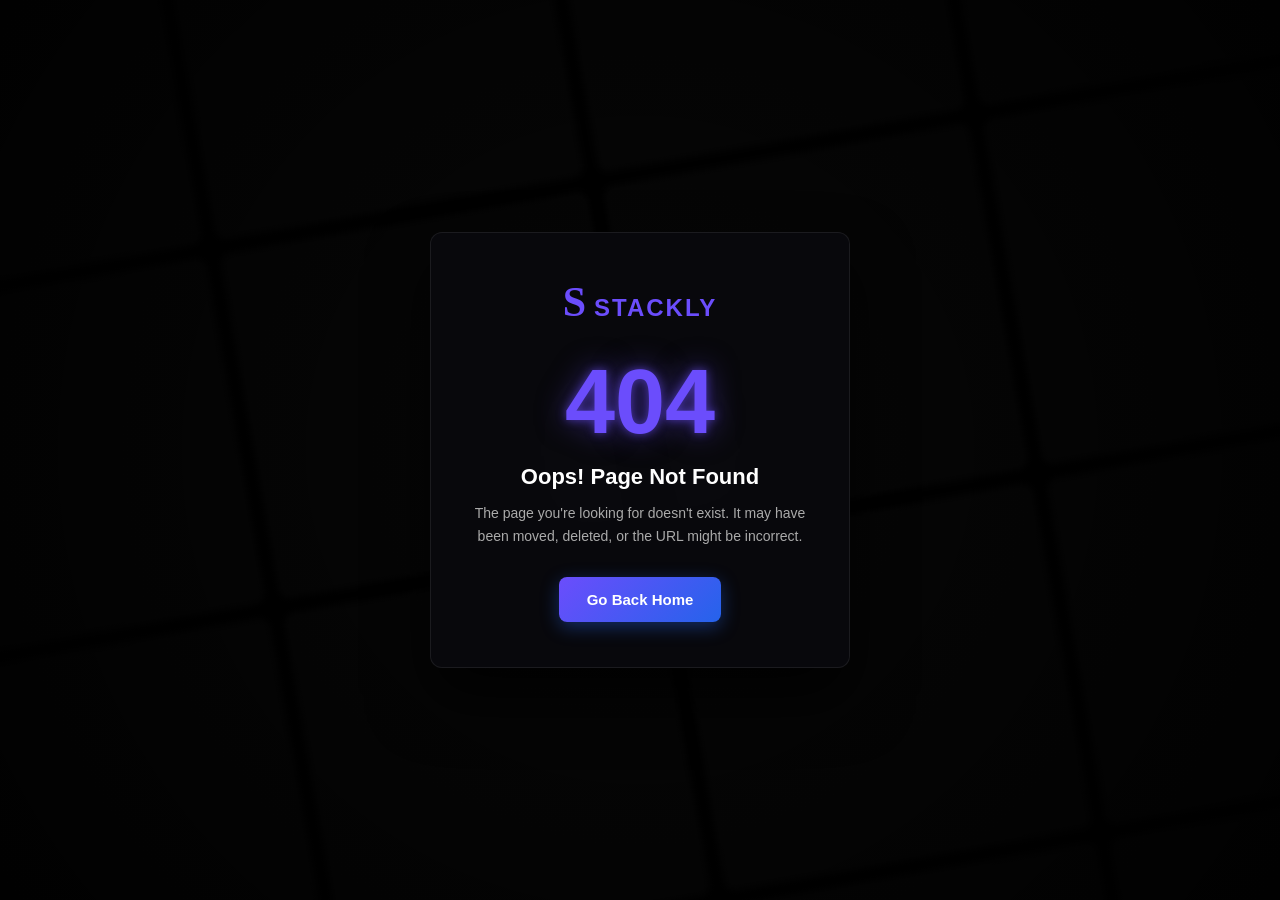
<file: 4042.html>
<!doctype html>
<html lang="en">
  <head>
    <meta charset="UTF-8" />
    <meta name="viewport" content="width=device-width, initial-scale=1.0" />
    <title>Stackly | 404</title>

    <style>
      * {
        margin: 0;
        padding: 0;
        box-sizing: border-box;
        font-family: "Segoe UI", Arial, sans-serif;
      }

      body {
        height: 100vh;
        display: flex;
        align-items: center;
        justify-content: center;
        background: #000;
        overflow: hidden;
      }

      /* Background */
      .bg {
        position: fixed;
        top: -20%;
        left: -10%;
        width: 120%;
        height: 140%;
        display: grid;
        grid-template-columns: repeat(4, 1fr);
        gap: 15px;
        transform: rotate(-10deg);
        filter: brightness(0.35) blur(3px);
        z-index: 1;
      }

      .poster {
        height: 350px;
        border-radius: 10px;
        background-size: cover;
        background-position: center;
        background-color: #1a1a1a;
        box-shadow: 0 4px 15px rgba(0, 0, 0, 0.5);
      }

      /* overlay */
      .overlay {
        position: fixed;
        top: 0;
        left: 0;
        width: 100%;
        height: 100%;
        background: radial-gradient(
          circle,
          rgba(0, 0, 0, 0.2) 0%,
          rgba(0, 0, 0, 0.9) 100%
        );
        z-index: 2;
      }

      /* card */
      .card {
        position: relative;
        z-index: 10;
        background: rgba(10, 10, 15, 0.85);
        backdrop-filter: blur(14px);
        border: 1px solid rgba(255, 255, 255, 0.08);
        width: 420px;
        padding: 45px 40px;
        border-radius: 12px;
        text-align: center;
        box-shadow: 0 30px 60px rgba(0, 0, 0, 0.8);
      }

      /* logo */
      .logo {
        color: #6b4dfc;
        font-weight: 700;
        font-size: 24px;
        letter-spacing: 2px;
        margin-bottom: 25px;
      }

      .logo span {
        font-size: 42px;
        font-family: Georgia, serif;
        margin-right: 6px;
      }

      /* 404 */
      .code {
        font-size: 90px;
        font-weight: 800;
        color: #6b4dfc;
        text-shadow:
          0 0 10px rgba(107, 77, 252, 0.6),
          0 0 30px rgba(107, 77, 252, 0.5);
        margin-bottom: 10px;
      }

      /* text */
      .title {
        color: #fff;
        font-size: 22px;
        font-weight: 600;
        margin-bottom: 12px;
      }

      .desc {
        color: #aaa;
        font-size: 14px;
        line-height: 1.6;
        margin-bottom: 30px;
      }

      /* button */
      .btn {
        display: inline-block;
        padding: 14px 28px;
        border-radius: 8px;
        font-weight: 600;
        font-size: 15px;
        color: white;
        border: none;
        cursor: pointer;

        background: linear-gradient(135deg, #6b4dfc, #2563eb);
        box-shadow: 0 5px 18px rgba(37, 99, 235, 0.4);

        transition: all 0.3s ease;
      }

      .btn:hover {
        transform: translateY(-2px);
        filter: brightness(1.15);
        box-shadow: 0 8px 25px rgba(37, 99, 235, 0.6);
      }
    </style>
  </head>

  <body>
    <div class="bg" id="bg"></div>
    <div class="overlay"></div>

    <div class="card">
      <div class="logo"><span>S</span>STACKLY</div>

      <div class="code">404</div>

      <div class="title">Oops! Page Not Found</div>

      <div class="desc">
        The page you're looking for doesn't exist. It may have been moved,
        deleted, or the URL might be incorrect.
      </div>

      <button class="btn" onclick="window.location.href = './home2.html'">
        Go Back Home
      </button>
    </div>

    <script>
      /* background posters */
      const bg = document.getElementById("bg");

      for (let i = 1; i <= 20; i++) {
        const div = document.createElement("div");
        div.className = "poster";

        div.style.backgroundImage = `url(https://picsum.photos/400/600?random=${i})`;

        bg.appendChild(div);
      }
    </script>
  </body>
</html>
</file>
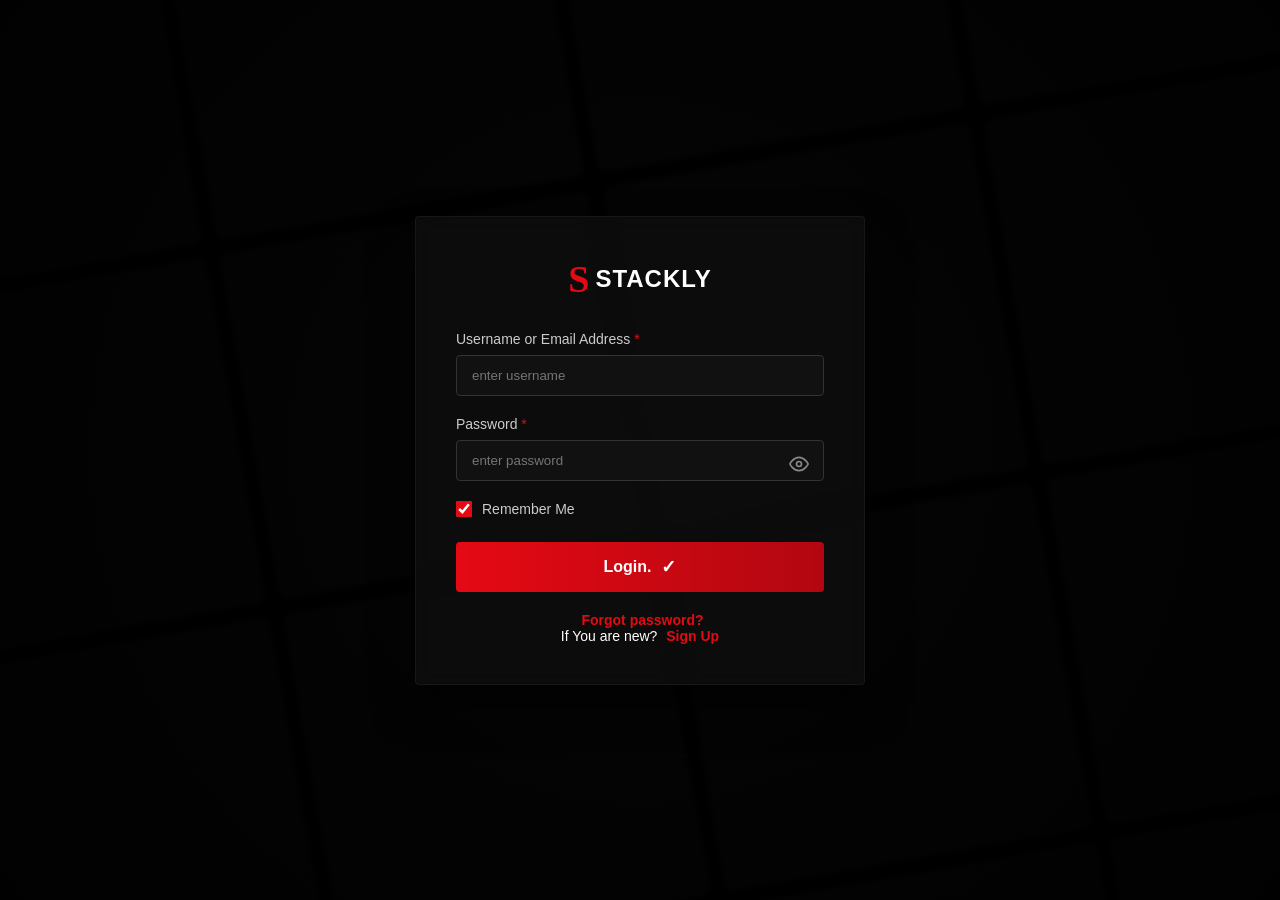
<file: login.html>
<!doctype html>
<html lang="en">
  <head>
    <meta charset="UTF-8" />
    <meta name="viewport" content="width=device-width, initial-scale=1.0" />
    <title>Streamit - Login</title>
    <style>
      /* Base Reset */
      * {
        margin: 0;
        padding: 0;
        box-sizing: border-box;
        font-family: "Segoe UI", Roboto, Helvetica, Arial, sans-serif;
      }

      body,
      html {
        height: 100%;
        overflow: hidden;
        background-color: #000;
      }

      /* Diagonal Background Grid */
      .bg-container {
        position: fixed;
        top: -20%;
        left: -10%;
        width: 120%;
        height: 140%;
        display: grid;
        grid-template-columns: repeat(4, 1fr);
        gap: 15px;
        transform: rotate(-10deg);
        z-index: 1;
        filter: brightness(0.4) blur(2px);
      }

      .poster {
        width: 100%;
        height: 350px;
        background-size: cover;
        background-position: center;
        border-radius: 8px;
        background-color: #1a1a1a;
        box-shadow: 0 4px 15px rgba(0, 0, 0, 0.5);
      }

      /* Overlay to darken and add depth */
      .overlay {
        position: fixed;
        top: 0;
        left: 0;
        width: 100%;
        height: 100%;
        background: radial-gradient(
          circle,
          rgba(0, 0, 0, 0.3) 0%,
          rgba(0, 0, 0, 0.8) 100%
        );
        z-index: 2;
      }

      /* Main Wrapper */
      .main-wrapper {
        position: relative;
        z-index: 10;
        display: flex;
        justify-content: center;
        align-items: center;
        height: 100vh;
        width: 100%;
        padding: 20px;
      }

      /* Glassmorphism Login Card */
      .login-card {
        background: rgba(15, 15, 15, 0.75);
        backdrop-filter: blur(10px);
        -webkit-backdrop-filter: blur(10px);
        width: 100%;
        max-width: 450px;
        padding: 40px;
        border-radius: 4px;
        border: 1px solid rgba(255, 255, 255, 0.05);
        text-align: left;
        box-shadow: 0 20px 40px rgba(0, 0, 0, 0.6);
      }

      /* Logo Styling */
      .logo {
        display: flex;
        align-items: center;
        justify-content: center;
        margin-bottom: 30px;
        color: #fff;
        font-weight: 700;
        font-size: 24px;
        letter-spacing: 1px;
      }

      .logo .s-char {
        color: #e50914;
        font-size: 38px;
        margin-right: 5px;
        font-family: "Georgia", serif; /* Making it more stylized */
      }

      /* Form Elements */
      .form-group {
        margin-bottom: 20px;
        position: relative;
      }

      label {
        display: block;
        color: #ccc;
        font-size: 14px;
        margin-bottom: 8px;
      }

      label span {
        color: #e50914;
      }

      input[type="text"],
      input[type="password"] {
        width: 100%;
        padding: 12px 15px;
        background: #111;
        border: 1px solid #333;
        color: #fff;
        border-radius: 4px;
        outline: none;
        transition:
          border 0.3s,
          box-shadow 0.3s;
      }

      input:focus {
        border-color: #e50914;
        box-shadow: 0 0 8px rgba(229, 9, 20, 0.3);
      }

      /* Password Toggle Icon */
      .toggle-password {
        position: absolute;
        right: 15px;
        top: 38px;
        cursor: pointer;
        color: #888;
        font-size: 14px;
      }

      /* Remember Me Row */
      .options-row {
        display: flex;
        align-items: center;
        margin-bottom: 25px;
      }

      .options-row input[type="checkbox"] {
        accent-color: #e50914;
        margin-right: 10px;
        width: 16px;
        height: 16px;
        cursor: pointer;
      }

      .options-row label {
        margin-bottom: 0;
        cursor: pointer;
      }

      /* Login Button */
      .login-btn {
        width: 100%;
        padding: 14px;
        background: linear-gradient(to right, #e50914, #b20710);
        color: #fff;
        border: none;
        border-radius: 4px;
        font-weight: 600;
        font-size: 16px;
        cursor: pointer;
        display: flex;
        justify-content: center;
        align-items: center;
        gap: 10px;
        transition:
          transform 0.2s,
          filter 0.2s;
        margin-bottom: 20px;
      }

      .login-btn:hover {
        filter: brightness(1.1);
      }

      .login-btn:active {
        transform: scale(0.98);
      }

      .check-icon {
        font-size: 18px;
      }

      /* Footer Links */
      .signup-text {
        text-align: center;
        color: #fff;
        font-size: 14px;
      }

      .signup-text a {
        color: #e50914;
        text-decoration: none;
        font-weight: 600;
        margin-left: 5px;
      }

      .signup-text a:hover {
        text-decoration: underline;
      }

      /* Feedback Floating Button */
      .feedback-btn {
        position: fixed;
        bottom: 20px;
        right: 20px;
        background: #e50914;
        color: white;
        padding: 10px 18px;
        border-radius: 4px;
        font-size: 13px;
        display: flex;
        align-items: center;
        gap: 8px;
        cursor: pointer;
        box-shadow: 0 4px 10px rgba(0, 0, 0, 0.5);
        z-index: 100;
      }

      /* Responsive adjustments */
      @media (max-width: 480px) {
        .login-card {
          padding: 30px 20px;
        }
        .bg-container {
          grid-template-columns: repeat(2, 1fr);
        }
      }
    </style>
  </head>
  <body>
    <!-- Background Grid -->
    <div class="bg-container" id="bgGrid">
      <!-- Posters will be generated by JS -->
    </div>

    <!-- Overlay Layer -->
    <div class="overlay"></div>

    <!-- Main Content -->
    <div class="main-wrapper">
      <div class="login-card">
        <!-- Brand -->
        <div class="logo"><span class="s-char">S</span> STACKLY</div>

        <!-- Form -->
        <form id="loginForm" action="./404.html">
          <div class="form-group">
            <label for="username"
              >Username or Email Address <span>*</span></label
            >
            <input type="text" id="username" placeholder="enter username" />
          </div>

          <div class="form-group">
            <label for="password">Password <span>*</span></label>
            <input
              type="password"
              id="password"
              required
              placeholder="enter password"
            />
            <span class="toggle-password" onclick="togglePassword()">
              <svg
                id="eye-icon"
                width="20"
                height="20"
                viewBox="0 0 24 24"
                fill="none"
                stroke="currentColor"
                stroke-width="2"
                stroke-linecap="round"
                stroke-linejoin="round"
              >
                <path d="M1 12s4-8 11-8 11 8 11 8-4 8-11 8-11-8-11-8z"></path>
                <circle cx="12" cy="12" r="3"></circle>
              </svg>
            </span>
          </div>

          <div class="options-row">
            <input type="checkbox" id="remember" checked />
            <label for="remember">Remember Me</label>
          </div>

          <button type="submit" class="login-btn">
            Login. <span class="check-icon">✓</span>
          </button>
          <div class="signup-text">
            <a href="./404.html">Forgot password?</a>
          </div>
          <div class="signup-text">
            If You are new? <a href="./signup.html">Sign Up</a>
          </div>
        </form>
      </div>
    </div>

    <!-- Floating Feedback -->
    <!-- <div class="feedback-btn">
      <svg
        width="16"
        height="16"
        viewBox="0 0 24 24"
        fill="none"
        stroke="currentColor"
        stroke-width="2"
      >
        <path
          d="M21 15a2 2 0 0 1-2 2H7l-4 4V5a2 2 0 0 1 2-2h14a2 2 0 0 1 2 2z"
        ></path>
      </svg>
      Feedback
    </div> -->

    <script>
      // Generate Dynamic Posters for Background
      const grid = document.getElementById("bgGrid");
      const posterCount = 24;

      // Mock poster colors/gradients since we can't load external images reliably without URLs
      // We use various movie-themed linear gradients to mimic a high-end UI
      const themes = [
        'linear-gradient(rgba(0,0,0,0.3), rgba(0,0,0,0.3)), url("https://images.unsplash.com/photo-1536440136628-849c177e76a1?auto=format&fit=crop&w=400&q=80")',
        'linear-gradient(rgba(0,0,0,0.3), rgba(0,0,0,0.3)), url("https://images.unsplash.com/photo-1626814026160-2237a95fc5a0?auto=format&fit=crop&w=400&q=80")',
        'linear-gradient(rgba(0,0,0,0.3), rgba(0,0,0,0.3)), url("https://images.unsplash.com/photo-1594908900066-3f47337549d8?auto=format&fit=crop&w=400&q=80")',
        'linear-gradient(rgba(0,0,0,0.3), rgba(0,0,0,0.3)), url("https://images.unsplash.com/photo-1485846234645-a62644f84728?auto=format&fit=crop&w=400&q=80")',
        'linear-gradient(rgba(0,0,0,0.3), rgba(0,0,0,0.3)), url("https://images.unsplash.com/photo-1517604931442-7e0c8ed2963c?auto=format&fit=crop&w=400&q=80")',
        'linear-gradient(rgba(0,0,0,0.3), rgba(0,0,0,0.3)), url("https://images.unsplash.com/photo-1440404653325-ab127d49abc1?auto=format&fit=crop&w=400&q=80")',
      ];

      for (let i = 0; i < posterCount; i++) {
        const div = document.createElement("div");
        div.className = "poster";
        div.style.backgroundImage = themes[i % themes.length];
        grid.appendChild(div);
      }

      // Toggle Password Visibility
      function togglePassword() {
        const passwordField = document.getElementById("password");
        const eyeIcon = document.getElementById("eye-icon");

        if (passwordField.type === "password") {
          passwordField.type = "text";
          eyeIcon.style.color = "#e50914";
        } else {
          passwordField.type = "password";
          eyeIcon.style.color = "#888";
        }
      }

      // Handle Form Submit
      //   document.getElementById("loginForm").addEventListener("submit", (e) => {
      //     e.preventDefault();
      //     const btn = document.querySelector(".login-btn");
      //     btn.innerHTML = "Signing in...";
      //     setTimeout(() => {
      //       btn.innerHTML = "Welcome Back! ✓";
      //       btn.style.background = "#28a745";
      //     }, 1000);
      //   });
    </script>
  </body>
</html>
</file>
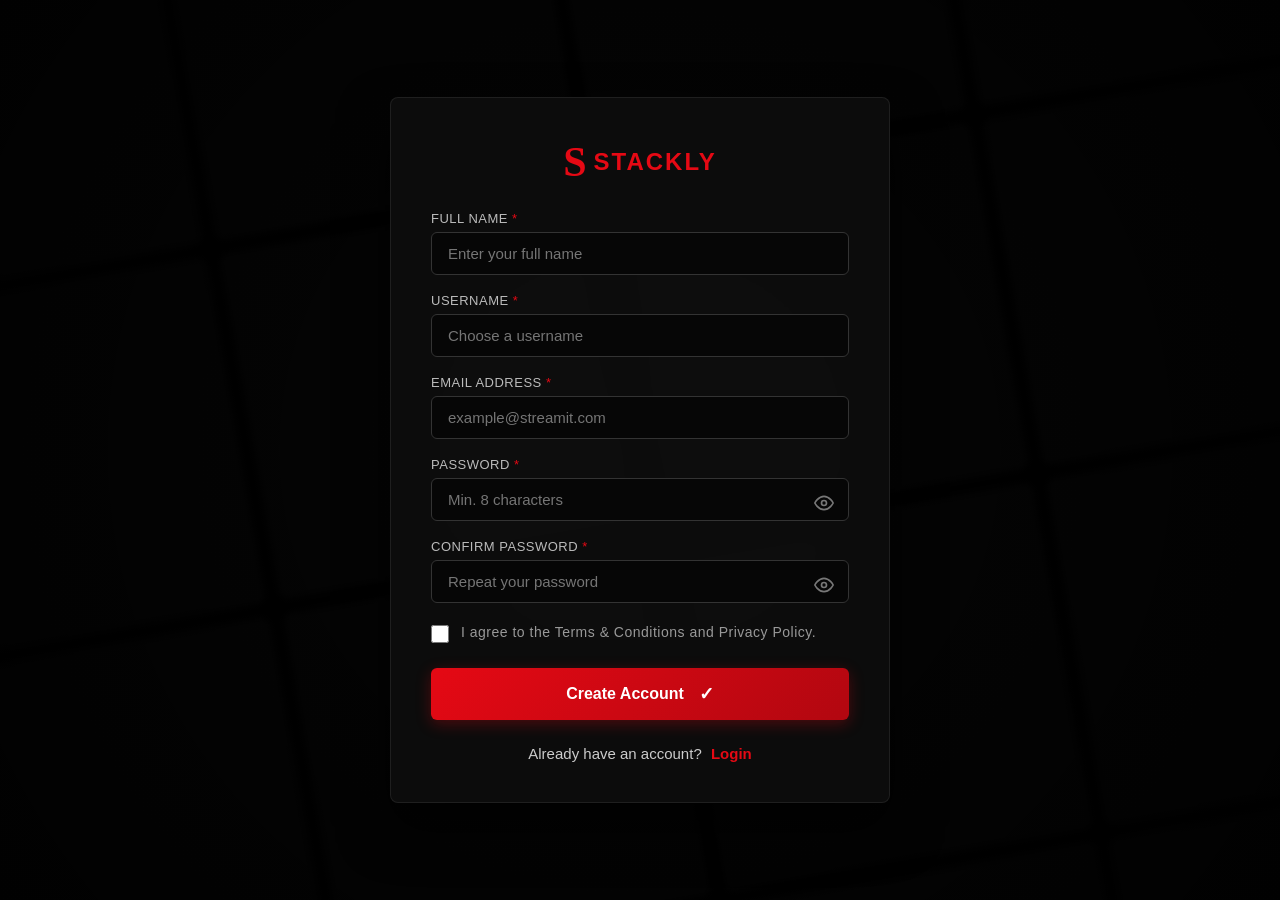
<file: signup.html>
<!doctype html>
<html lang="en">
  <head>
    <meta charset="UTF-8" />
    <meta name="viewport" content="width=device-width, initial-scale=1.0" />
    <title>Streamit - Sign Up</title>
    <style>
      /* Base Reset */
      * {
        margin: 0;
        padding: 0;
        box-sizing: border-box;
        font-family: "Segoe UI", Roboto, Helvetica, Arial, sans-serif;
      }

      body,
      html {
        height: 100%;
        overflow-x: hidden;
        background-color: #000;
      }

      /* Diagonal Background Grid - Matching Login Style */
      .bg-container {
        position: fixed;
        top: -20%;
        left: -10%;
        width: 120%;
        height: 140%;
        display: grid;
        grid-template-columns: repeat(4, 1fr);
        gap: 15px;
        transform: rotate(-10deg);
        z-index: 1;
        filter: brightness(0.35) blur(3px);
      }

      .poster {
        width: 100%;
        height: 350px;
        background-size: cover;
        background-position: center;
        border-radius: 8px;
        background-color: #1a1a1a;
        box-shadow: 0 4px 15px rgba(0, 0, 0, 0.5);
      }

      /* Overlay to darken and add depth */
      .overlay {
        position: fixed;
        top: 0;
        left: 0;
        width: 100%;
        height: 100%;
        background: radial-gradient(
          circle,
          rgba(0, 0, 0, 0.2) 0%,
          rgba(0, 0, 0, 0.85) 100%
        );
        z-index: 2;
      }

      /* Main Wrapper */
      .main-wrapper {
        position: relative;
        z-index: 10;
        display: flex;
        justify-content: center;
        align-items: center;
        min-height: 100vh;
        width: 100%;
        padding: 40px 20px;
      }

      /* Glassmorphism Signup Card */
      .signup-card {
        background: rgba(15, 15, 15, 0.8);
        backdrop-filter: blur(15px);
        -webkit-backdrop-filter: blur(15px);
        width: 100%;
        max-width: 500px;
        padding: 40px;
        border-radius: 8px;
        border: 1px solid rgba(255, 255, 255, 0.08);
        text-align: left;
        box-shadow: 0 25px 50px rgba(0, 0, 0, 0.8);
      }

      /* Logo Styling */
      .logo {
        display: flex;
        align-items: center;
        justify-content: center;
        margin-bottom: 25px;
        color: #e50914; /* STREAMIT text is also red now per request */
        font-weight: 700;
        font-size: 24px;
        letter-spacing: 2px;
      }

      .logo .s-char {
        font-size: 42px;
        margin-right: 5px;
        font-family: "Georgia", serif;
      }

      /* Form Grid for two-column on desktop if needed, but keeping single column for OTT mobile-first feel */
      .form-group {
        margin-bottom: 18px;
        position: relative;
      }

      label {
        display: block;
        color: #bbb;
        font-size: 13px;
        margin-bottom: 6px;
        text-transform: uppercase;
        letter-spacing: 0.5px;
      }

      label span {
        color: #e50914;
      }

      input[type="text"],
      input[type="email"],
      input[type="password"] {
        width: 100%;
        padding: 12px 16px;
        background: rgba(0, 0, 0, 0.5);
        border: 1px solid #333;
        color: #fff;
        border-radius: 6px;
        outline: none;
        transition: all 0.3s ease;
        font-size: 15px;
      }

      input:focus {
        border-color: #e50914;
        background: rgba(0, 0, 0, 0.7);
        box-shadow: 0 0 10px rgba(229, 9, 20, 0.2);
      }

      /* Password Toggle Icon */
      .toggle-password {
        position: absolute;
        right: 15px;
        top: 36px;
        cursor: pointer;
        color: #777;
        display: flex;
        align-items: center;
        transition: color 0.3s;
      }

      .toggle-password:hover {
        color: #e50914;
      }

      /* Terms Row */
      .terms-row {
        display: flex;
        align-items: flex-start;
        margin: 20px 0;
      }

      .terms-row input[type="checkbox"] {
        accent-color: #e50914;
        margin-right: 12px;
        margin-top: 2px;
        width: 18px;
        height: 18px;
        cursor: pointer;
      }

      .terms-row label {
        text-transform: none;
        color: #999;
        font-size: 14px;
        cursor: pointer;
        line-height: 1.4;
      }

      /* Signup Button */
      .signup-btn {
        width: 100%;
        padding: 15px;
        background: linear-gradient(135deg, #e50914 0%, #b20710 100%);
        color: #fff;
        border: none;
        border-radius: 6px;
        font-weight: 700;
        font-size: 16px;
        cursor: pointer;
        display: flex;
        justify-content: center;
        align-items: center;
        gap: 10px;
        transition: all 0.3s ease;
        margin-bottom: 25px;
        box-shadow: 0 4px 15px rgba(229, 9, 20, 0.3);
      }

      .signup-btn:hover {
        transform: translateY(-2px);
        filter: brightness(1.1);
        box-shadow: 0 6px 20px rgba(229, 9, 20, 0.4);
      }

      .signup-btn:disabled {
        background: #444;
        cursor: not-allowed;
        transform: none;
        box-shadow: none;
      }

      /* Footer Link */
      .login-link {
        text-align: center;
        color: #ccc;
        font-size: 15px;
      }

      .login-link a {
        color: #e50914;
        text-decoration: none;
        font-weight: 700;
        margin-left: 5px;
        transition: color 0.3s;
      }

      .login-link a:hover {
        color: #ff1f2d;
        text-decoration: underline;
      }

      /* Error Message Style */
      .error-msg {
        color: #ff4d4d;
        font-size: 12px;
        margin-top: 5px;
        display: none;
      }

      /* Responsive adjustments */
      @media (max-width: 600px) {
        .signup-card {
          padding: 30px 20px;
        }
        .bg-container {
          grid-template-columns: repeat(2, 1fr);
        }
        .logo .s-char {
          font-size: 32px;
        }
        .logo {
          font-size: 20px;
        }
      }
    </style>
  </head>
  <body>
    <!-- Background Grid -->
    <div class="bg-container" id="bgGrid"></div>

    <!-- Overlay Layer -->
    <div class="overlay"></div>

    <!-- Main Content -->
    <div class="main-wrapper">
      <div class="signup-card">
        <!-- Brand -->
        <div class="logo"><span class="s-char">S</span> STACKLY</div>

        <!-- Form -->
        <form id="signupForm" action="./404.html">
          <div class="form-group">
            <label for="fullname">Full Name <span>*</span></label>
            <input
              type="text"
              id="fullname"
              placeholder="Enter your full name"
              required
            />
          </div>

          <div class="form-group">
            <label for="username">Username <span>*</span></label>
            <input
              type="text"
              id="username"
              placeholder="Choose a username"
              required
            />
          </div>

          <div class="form-group">
            <label for="email">Email Address <span>*</span></label>
            <input
              type="email"
              id="email"
              placeholder="example@streamit.com"
              required
            />
          </div>

          <div class="form-group">
            <label for="password">Password <span>*</span></label>
            <input
              type="password"
              id="password"
              placeholder="Min. 8 characters"
              required
            />
            <span
              class="toggle-password"
              onclick="togglePassword('password', 'eye-1')"
            >
              <svg
                id="eye-1"
                width="20"
                height="20"
                viewBox="0 0 24 24"
                fill="none"
                stroke="currentColor"
                stroke-width="2"
                stroke-linecap="round"
                stroke-linejoin="round"
              >
                <path d="M1 12s4-8 11-8 11 8 11 8-4 8-11 8-11-8-11-8z"></path>
                <circle cx="12" cy="12" r="3"></circle>
              </svg>
            </span>
          </div>

          <div class="form-group">
            <label for="confirmPassword">Confirm Password <span>*</span></label>
            <input
              type="password"
              id="confirmPassword"
              placeholder="Repeat your password"
              required
            />
            <span
              class="toggle-password"
              onclick="togglePassword('confirmPassword', 'eye-2')"
            >
              <svg
                id="eye-2"
                width="20"
                height="20"
                viewBox="0 0 24 24"
                fill="none"
                stroke="currentColor"
                stroke-width="2"
                stroke-linecap="round"
                stroke-linejoin="round"
              >
                <path d="M1 12s4-8 11-8 11 8 11 8-4 8-11 8-11-8-11-8z"></path>
                <circle cx="12" cy="12" r="3"></circle>
              </svg>
            </span>
            <p id="matchError" class="error-msg">Passwords do not match!</p>
          </div>

          <div class="terms-row">
            <input type="checkbox" id="terms" required />
            <label for="terms"
              >I agree to the Terms & Conditions and Privacy Policy.</label
            >
          </div>

          <button type="submit" class="signup-btn" id="submitBtn">
            Create Account
            <span style="font-size: 18px; margin-left: 5px">✓</span>
          </button>

          <div class="login-link">
            Already have an account? <a href="./login.html">Login</a>
          </div>
        </form>
      </div>
    </div>

    <script>
      // Generate Background Grid Posters
      const grid = document.getElementById("bgGrid");
      const posterCount = 20;

      const imageSearchTerms = [
        "movie",
        "cinema",
        "action",
        "horror",
        "space",
        "drama",
      ];

      for (let i = 0; i < posterCount; i++) {
        const term = imageSearchTerms[i % imageSearchTerms.length];
        const div = document.createElement("div");
        div.className = "poster";
        div.style.backgroundImage = `linear-gradient(rgba(0,0,0,0.2), rgba(0,0,0,0.2)), url("https://images.unsplash.com/photo-1594908900066-3f47337549d8?auto=format&fit=crop&w=400&q=80&sig=${i}")`;
        // Using a slightly different sig to get different variations
        grid.appendChild(div);
      }

      // Toggle Password Visibility
      function togglePassword(fieldId, iconId) {
        const field = document.getElementById(fieldId);
        const icon = document.getElementById(iconId);

        if (field.type === "password") {
          field.type = "text";
          icon.style.color = "#e50914";
        } else {
          field.type = "password";
          icon.style.color = "#777";
        }
      }

      // Validation & Form Handling
      const form = document.getElementById("signupForm");
      const pass = document.getElementById("password");
      const confPass = document.getElementById("confirmPassword");
      const errorMsg = document.getElementById("matchError");
      const submitBtn = document.getElementById("submitBtn");

      function checkMatch() {
        if (confPass.value !== "" && pass.value !== confPass.value) {
          errorMsg.style.display = "block";
          confPass.style.borderColor = "#ff4d4d";
          return false;
        } else {
          errorMsg.style.display = "none";
          confPass.style.borderColor = "#333";
          if (confPass.value !== "") confPass.style.borderColor = "#28a745";
          return true;
        }
      }

      pass.addEventListener("input", checkMatch);
      confPass.addEventListener("input", checkMatch);

      form.addEventListener("submit", (e) => {
        e.preventDefault();

        if (!checkMatch()) return;

        submitBtn.disabled = true;
        submitBtn.innerHTML = "Creating Account...";

        setTimeout(() => {
          submitBtn.innerHTML = "Account Created! ✓";
          submitBtn.style.background = "#28a745";

          // Simulate redirect
          setTimeout(() => {
            window.location.href = "./404.html";
          }, 500);
        }, 1500);
      });
    </script>
  </body>
</html>
</file>
